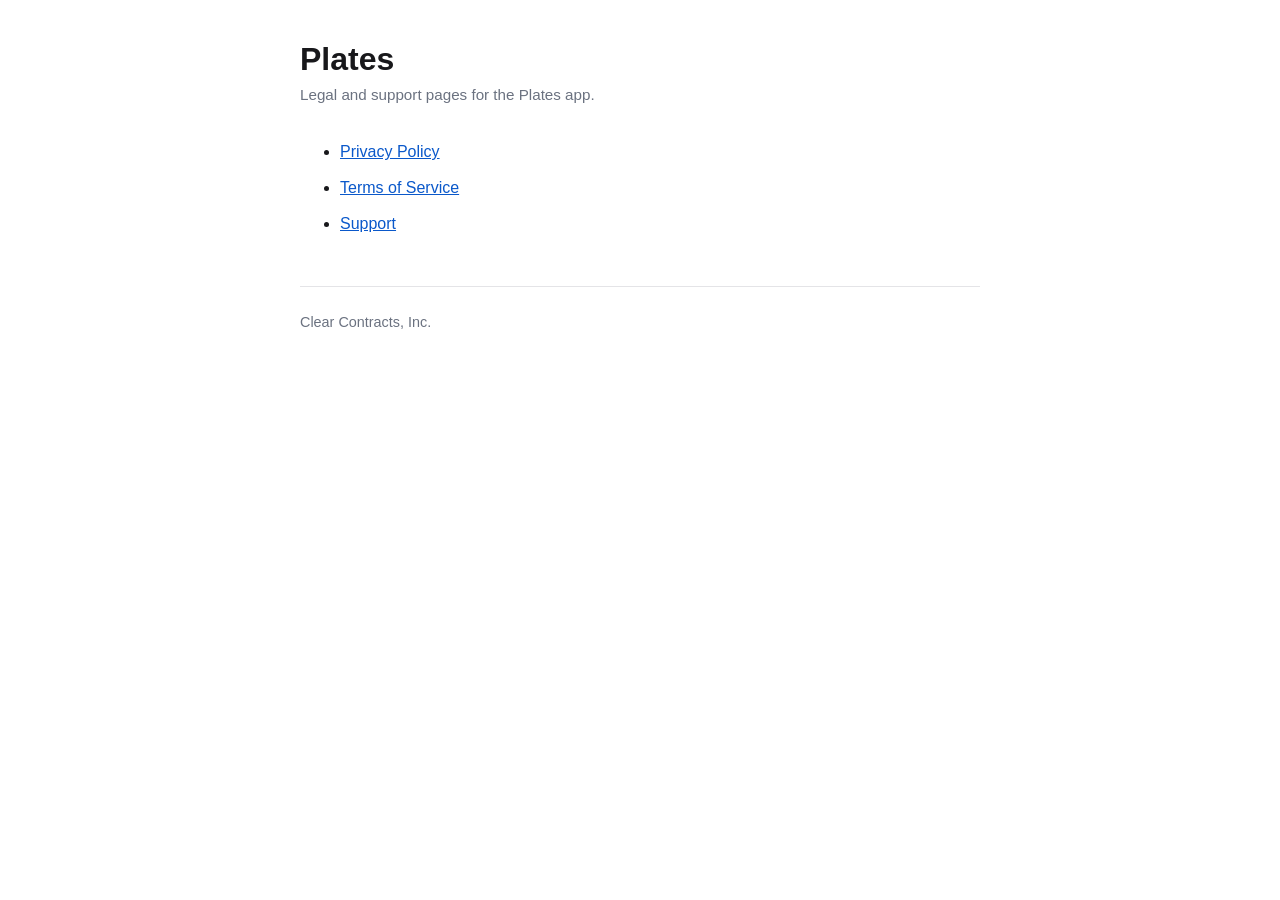
<file: plates/index.html>
<!doctype html>
<html lang="en">
<head>
  <meta charset="utf-8">
  <meta name="viewport" content="width=device-width, initial-scale=1">
  <title>Plates — Legal</title>
  <meta name="robots" content="noindex">
  <link rel="stylesheet" href="/plates/style.css">
</head>
<body>
  <main class="wrap">
    <h1>Plates</h1>
    <p class="meta">Legal and support pages for the Plates app.</p>
    <ul>
      <li><a href="/plates/privacy">Privacy Policy</a></li>
      <li><a href="/plates/terms">Terms of Service</a></li>
      <li><a href="/plates/support">Support</a></li>
    </ul>
    <footer>
      Clear Contracts, Inc.
    </footer>
  </main>
</body>
</html>
</file>
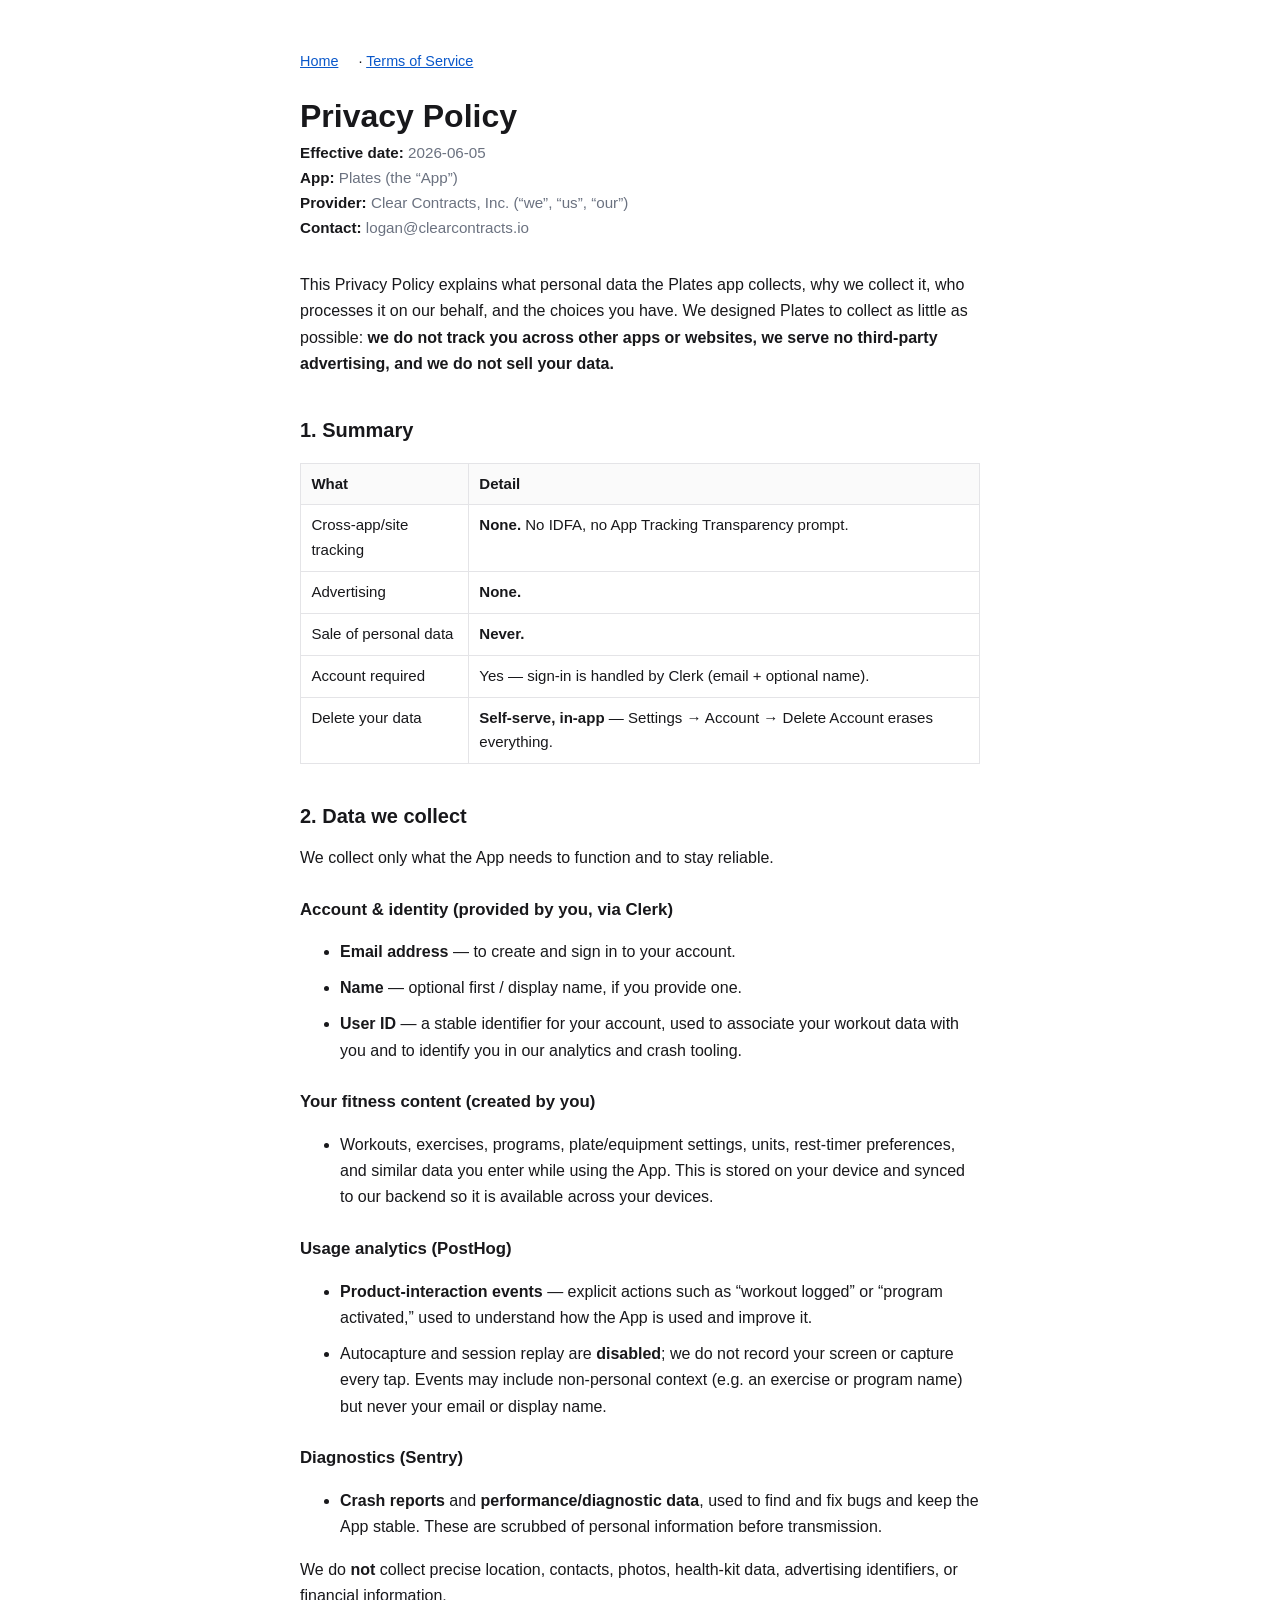
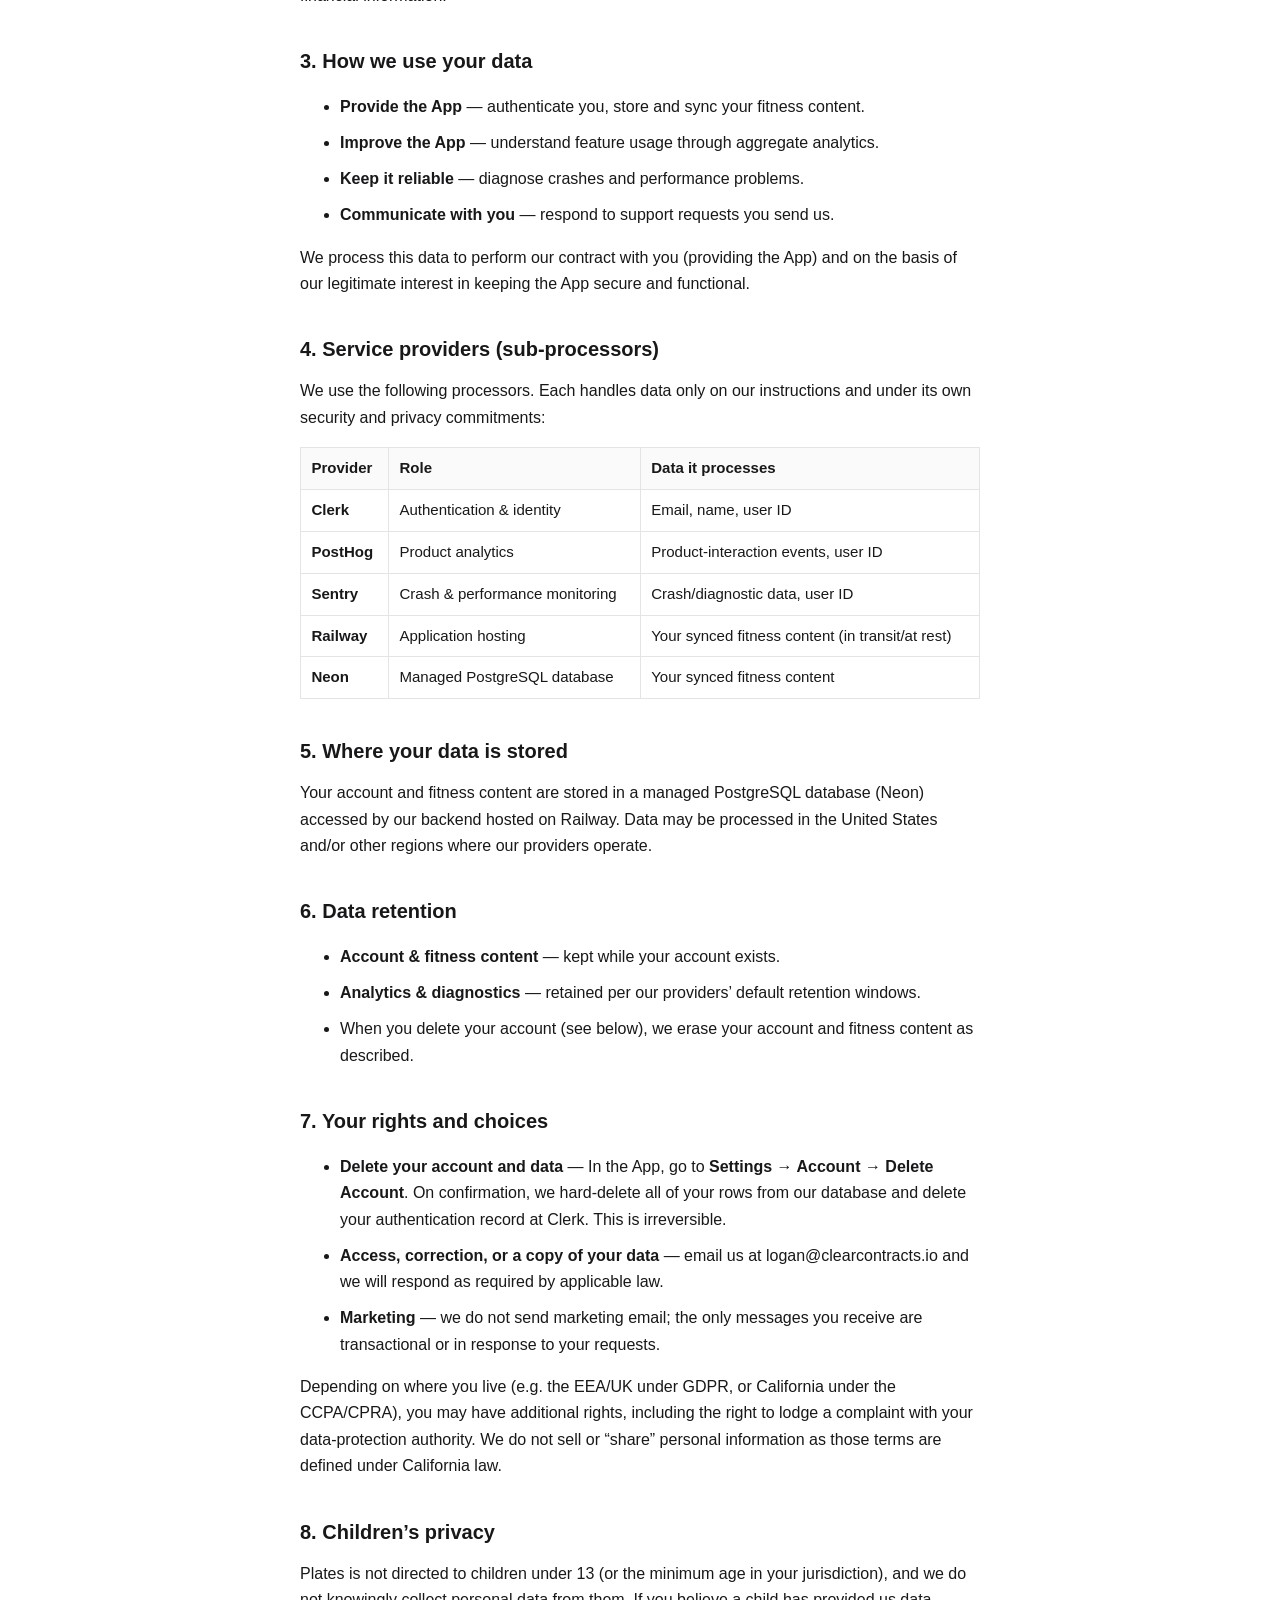
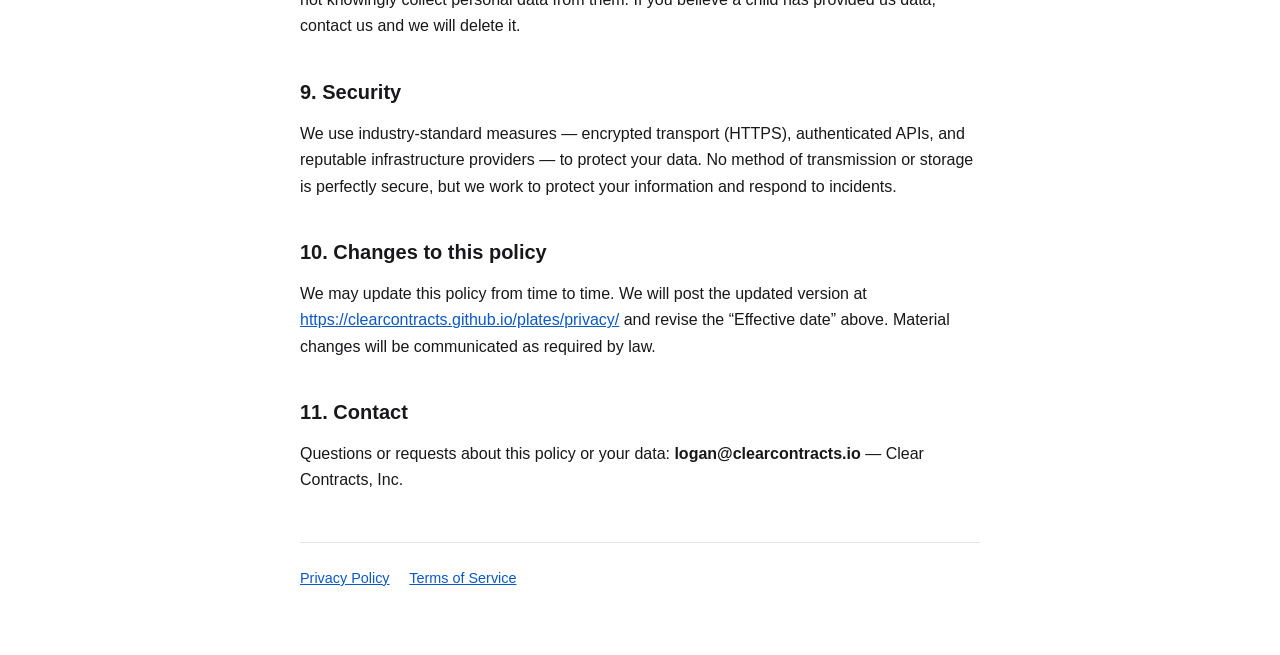
<file: plates/privacy/index.html>
<!doctype html>
<html lang="en">
  <head>
    <meta charset="utf-8" />
    <meta name="viewport" content="width=device-width, initial-scale=1" />
    <title>Privacy Policy — Plates</title>
    <!-- Remove this noindex once the policy is lawyer-reviewed and final. -->
    <meta name="robots" content="noindex" />
    <link rel="stylesheet" href="/plates/style.css" />
  </head>
  <body>
    <main class="wrap">
      <p class="nav">
        <a href="/plates/">Home</a> ·
        <a href="/plates/terms">Terms of Service</a>
      </p>
      <h1>Privacy Policy</h1>
      <p class="meta">
        <strong>Effective date:</strong> 2026-06-05<br />
        <strong>App:</strong> Plates (the &ldquo;App&rdquo;)<br />
        <strong>Provider:</strong> Clear Contracts, Inc. (&ldquo;we&rdquo;,
        &ldquo;us&rdquo;, &ldquo;our&rdquo;)<br />
        <strong>Contact:</strong> logan@clearcontracts.io
      </p>

      <p>
        This Privacy Policy explains what personal data the Plates app collects,
        why we collect it, who processes it on our behalf, and the choices you
        have. We designed Plates to collect as little as possible:
        <strong
          >we do not track you across other apps or websites, we serve no
          third-party advertising, and we do not sell your data.</strong
        >
      </p>

      <h2>1. Summary</h2>
      <table>
        <thead>
          <tr>
            <th>What</th>
            <th>Detail</th>
          </tr>
        </thead>
        <tbody>
          <tr>
            <td>Cross-app/site tracking</td>
            <td>
              <strong>None.</strong> No IDFA, no App Tracking Transparency
              prompt.
            </td>
          </tr>
          <tr>
            <td>Advertising</td>
            <td><strong>None.</strong></td>
          </tr>
          <tr>
            <td>Sale of personal data</td>
            <td><strong>Never.</strong></td>
          </tr>
          <tr>
            <td>Account required</td>
            <td>Yes — sign-in is handled by Clerk (email + optional name).</td>
          </tr>
          <tr>
            <td>Delete your data</td>
            <td>
              <strong>Self-serve, in-app</strong> — Settings → Account → Delete
              Account erases everything.
            </td>
          </tr>
        </tbody>
      </table>

      <h2>2. Data we collect</h2>
      <p>
        We collect only what the App needs to function and to stay reliable.
      </p>

      <h3>Account &amp; identity (provided by you, via Clerk)</h3>
      <ul>
        <li>
          <strong>Email address</strong> — to create and sign in to your
          account.
        </li>
        <li>
          <strong>Name</strong> — optional first / display name, if you provide
          one.
        </li>
        <li>
          <strong>User ID</strong> — a stable identifier for your account, used
          to associate your workout data with you and to identify you in our
          analytics and crash tooling.
        </li>
      </ul>

      <h3>Your fitness content (created by you)</h3>
      <ul>
        <li>
          Workouts, exercises, programs, plate/equipment settings, units,
          rest-timer preferences, and similar data you enter while using the
          App. This is stored on your device and synced to our backend so it is
          available across your devices.
        </li>
      </ul>

      <h3>Usage analytics (PostHog)</h3>
      <ul>
        <li>
          <strong>Product-interaction events</strong> — explicit actions such as
          &ldquo;workout logged&rdquo; or &ldquo;program activated,&rdquo; used
          to understand how the App is used and improve it.
        </li>
        <li>
          Autocapture and session replay are <strong>disabled</strong>; we do
          not record your screen or capture every tap. Events may include
          non-personal context (e.g. an exercise or program name) but never your
          email or display name.
        </li>
      </ul>

      <h3>Diagnostics (Sentry)</h3>
      <ul>
        <li>
          <strong>Crash reports</strong> and
          <strong>performance/diagnostic data</strong>, used to find and fix
          bugs and keep the App stable. These are scrubbed of personal
          information before transmission.
        </li>
      </ul>

      <p>
        We do <strong>not</strong> collect precise location, contacts, photos,
        health-kit data, advertising identifiers, or financial information.
      </p>

      <h2>3. How we use your data</h2>
      <ul>
        <li>
          <strong>Provide the App</strong> — authenticate you, store and sync
          your fitness content.
        </li>
        <li>
          <strong>Improve the App</strong> — understand feature usage through
          aggregate analytics.
        </li>
        <li>
          <strong>Keep it reliable</strong> — diagnose crashes and performance
          problems.
        </li>
        <li>
          <strong>Communicate with you</strong> — respond to support requests
          you send us.
        </li>
      </ul>
      <p>
        We process this data to perform our contract with you (providing the
        App) and on the basis of our legitimate interest in keeping the App
        secure and functional.
      </p>

      <h2>4. Service providers (sub-processors)</h2>
      <p>
        We use the following processors. Each handles data only on our
        instructions and under its own security and privacy commitments:
      </p>
      <table>
        <thead>
          <tr>
            <th>Provider</th>
            <th>Role</th>
            <th>Data it processes</th>
          </tr>
        </thead>
        <tbody>
          <tr>
            <td><strong>Clerk</strong></td>
            <td>Authentication &amp; identity</td>
            <td>Email, name, user ID</td>
          </tr>
          <tr>
            <td><strong>PostHog</strong></td>
            <td>Product analytics</td>
            <td>Product-interaction events, user ID</td>
          </tr>
          <tr>
            <td><strong>Sentry</strong></td>
            <td>Crash &amp; performance monitoring</td>
            <td>Crash/diagnostic data, user ID</td>
          </tr>
          <tr>
            <td><strong>Railway</strong></td>
            <td>Application hosting</td>
            <td>Your synced fitness content (in transit/at rest)</td>
          </tr>
          <tr>
            <td><strong>Neon</strong></td>
            <td>Managed PostgreSQL database</td>
            <td>Your synced fitness content</td>
          </tr>
        </tbody>
      </table>

      <h2>5. Where your data is stored</h2>
      <p>
        Your account and fitness content are stored in a managed PostgreSQL
        database (Neon) accessed by our backend hosted on Railway. Data may be
        processed in the United States and/or other regions where our providers
        operate.
      </p>

      <h2>6. Data retention</h2>
      <ul>
        <li>
          <strong>Account &amp; fitness content</strong> — kept while your
          account exists.
        </li>
        <li>
          <strong>Analytics &amp; diagnostics</strong> — retained per our
          providers&rsquo; default retention windows.
        </li>
        <li>
          When you delete your account (see below), we erase your account and
          fitness content as described.
        </li>
      </ul>

      <h2>7. Your rights and choices</h2>
      <ul>
        <li>
          <strong>Delete your account and data</strong> — In the App, go to
          <strong>Settings → Account → Delete Account</strong>. On confirmation,
          we hard-delete all of your rows from our database and delete your
          authentication record at Clerk. This is irreversible.
        </li>
        <li>
          <strong>Access, correction, or a copy of your data</strong> — email us
          at logan@clearcontracts.io and we will respond as required by
          applicable law.
        </li>
        <li>
          <strong>Marketing</strong> — we do not send marketing email; the only
          messages you receive are transactional or in response to your
          requests.
        </li>
      </ul>
      <p>
        Depending on where you live (e.g. the EEA/UK under GDPR, or California
        under the CCPA/CPRA), you may have additional rights, including the
        right to lodge a complaint with your data-protection authority. We do
        not sell or &ldquo;share&rdquo; personal information as those terms are
        defined under California law.
      </p>

      <h2>8. Children&rsquo;s privacy</h2>
      <p>
        Plates is not directed to children under 13 (or the minimum age in your
        jurisdiction), and we do not knowingly collect personal data from them.
        If you believe a child has provided us data, contact us and we will
        delete it.
      </p>

      <h2>9. Security</h2>
      <p>
        We use industry-standard measures — encrypted transport (HTTPS),
        authenticated APIs, and reputable infrastructure providers — to protect
        your data. No method of transmission or storage is perfectly secure, but
        we work to protect your information and respond to incidents.
      </p>

      <h2>10. Changes to this policy</h2>
      <p>
        We may update this policy from time to time. We will post the updated
        version at
        <a href="https://clearcontracts.github.io/plates/privacy/"
          >https://clearcontracts.github.io/plates/privacy/</a
        >
        and revise the &ldquo;Effective date&rdquo; above. Material changes will
        be communicated as required by law.
      </p>

      <h2>11. Contact</h2>
      <p>
        Questions or requests about this policy or your data:
        <strong>logan@clearcontracts.io</strong> — Clear Contracts, Inc.
      </p>

      <footer>
        <a href="/plates/privacy">Privacy Policy</a>
        <a href="/plates/terms">Terms of Service</a>
      </footer>
    </main>
  </body>
</html>
</file>
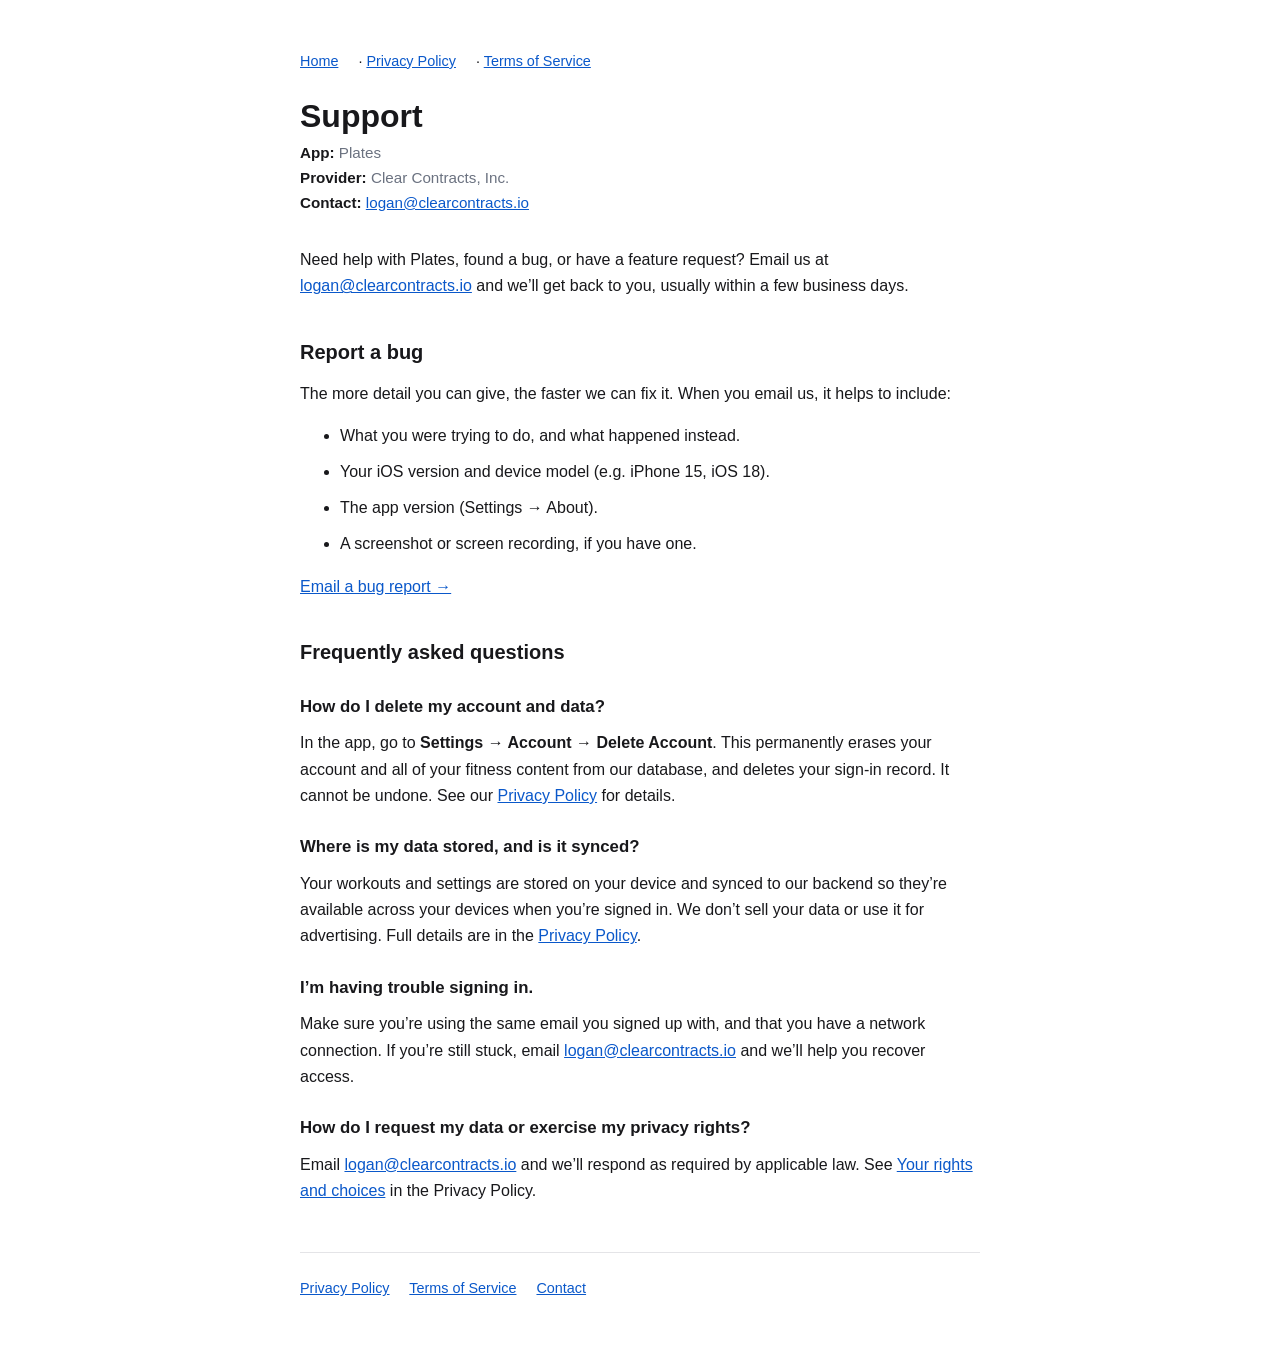
<file: plates/support/index.html>
<!doctype html>
<html lang="en">
  <head>
    <meta charset="utf-8" />
    <meta name="viewport" content="width=device-width, initial-scale=1" />
    <title>Support — Plates</title>
    <link rel="stylesheet" href="/plates/style.css" />
  </head>
  <body>
    <main class="wrap">
      <p class="nav">
        <a href="/plates/">Home</a> ·
        <a href="/plates/privacy">Privacy Policy</a> ·
        <a href="/plates/terms">Terms of Service</a>
      </p>
      <h1>Support</h1>
      <p class="meta">
        <strong>App:</strong> Plates<br />
        <strong>Provider:</strong> Clear Contracts, Inc.<br />
        <strong>Contact:</strong>
        <a href="mailto:logan@clearcontracts.io">logan@clearcontracts.io</a>
      </p>

      <p>
        Need help with Plates, found a bug, or have a feature request? Email us
        at
        <a href="mailto:logan@clearcontracts.io?subject=Plates%20support"
          >logan@clearcontracts.io</a
        >
        and we&rsquo;ll get back to you, usually within a few business days.
      </p>

      <h2>Report a bug</h2>
      <p>
        The more detail you can give, the faster we can fix it. When you email
        us, it helps to include:
      </p>
      <ul>
        <li>What you were trying to do, and what happened instead.</li>
        <li>Your iOS version and device model (e.g. iPhone 15, iOS 18).</li>
        <li>The app version (Settings &rarr; About).</li>
        <li>A screenshot or screen recording, if you have one.</li>
      </ul>
      <p>
        <a
          href="mailto:logan@clearcontracts.io?subject=Plates%20bug%20report&amp;body=What%20happened%3A%0A%0ASteps%20to%20reproduce%3A%0A%0AiOS%20version%20%26%20device%3A%0A%0AApp%20version%3A%0A"
          >Email a bug report &rarr;</a
        >
      </p>

      <h2>Frequently asked questions</h2>

      <h3>How do I delete my account and data?</h3>
      <p>
        In the app, go to
        <strong>Settings &rarr; Account &rarr; Delete Account</strong>. This
        permanently erases your account and all of your fitness content from our
        database, and deletes your sign-in record. It cannot be undone. See our
        <a href="/plates/privacy">Privacy Policy</a> for details.
      </p>

      <h3>Where is my data stored, and is it synced?</h3>
      <p>
        Your workouts and settings are stored on your device and synced to our
        backend so they&rsquo;re available across your devices when you&rsquo;re
        signed in. We don&rsquo;t sell your data or use it for advertising. Full
        details are in the <a href="/plates/privacy">Privacy Policy</a>.
      </p>

      <h3>I&rsquo;m having trouble signing in.</h3>
      <p>
        Make sure you&rsquo;re using the same email you signed up with, and that
        you have a network connection. If you&rsquo;re still stuck, email
        <a href="mailto:logan@clearcontracts.io?subject=Plates%20sign-in%20help"
          >logan@clearcontracts.io</a
        >
        and we&rsquo;ll help you recover access.
      </p>

      <h3>How do I request my data or exercise my privacy rights?</h3>
      <p>
        Email
        <a href="mailto:logan@clearcontracts.io?subject=Plates%20data%20request"
          >logan@clearcontracts.io</a
        >
        and we&rsquo;ll respond as required by applicable law. See
        <a href="/plates/privacy">Your rights and choices</a> in the Privacy
        Policy.
      </p>

      <footer>
        <a href="/plates/privacy">Privacy Policy</a>
        <a href="/plates/terms">Terms of Service</a>
        <a href="mailto:logan@clearcontracts.io">Contact</a>
      </footer>
    </main>
  </body>
</html>
</file>
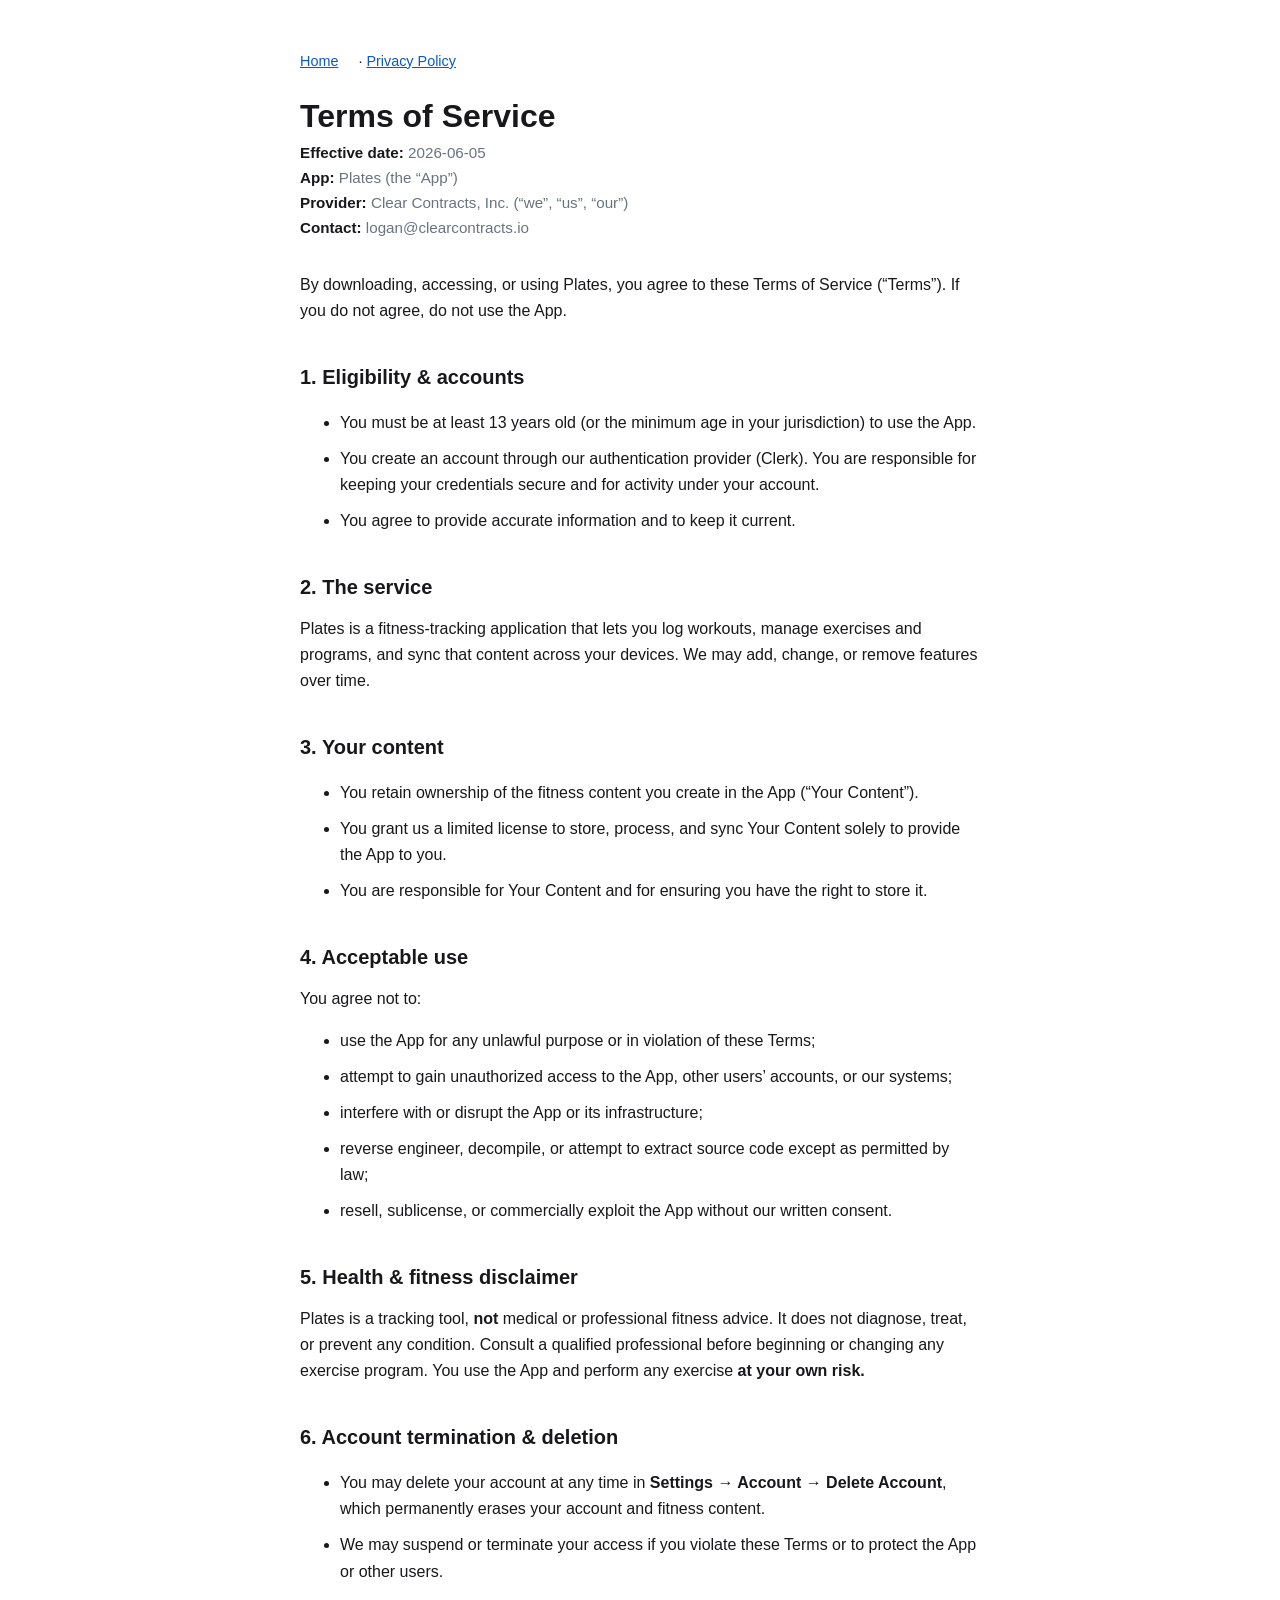
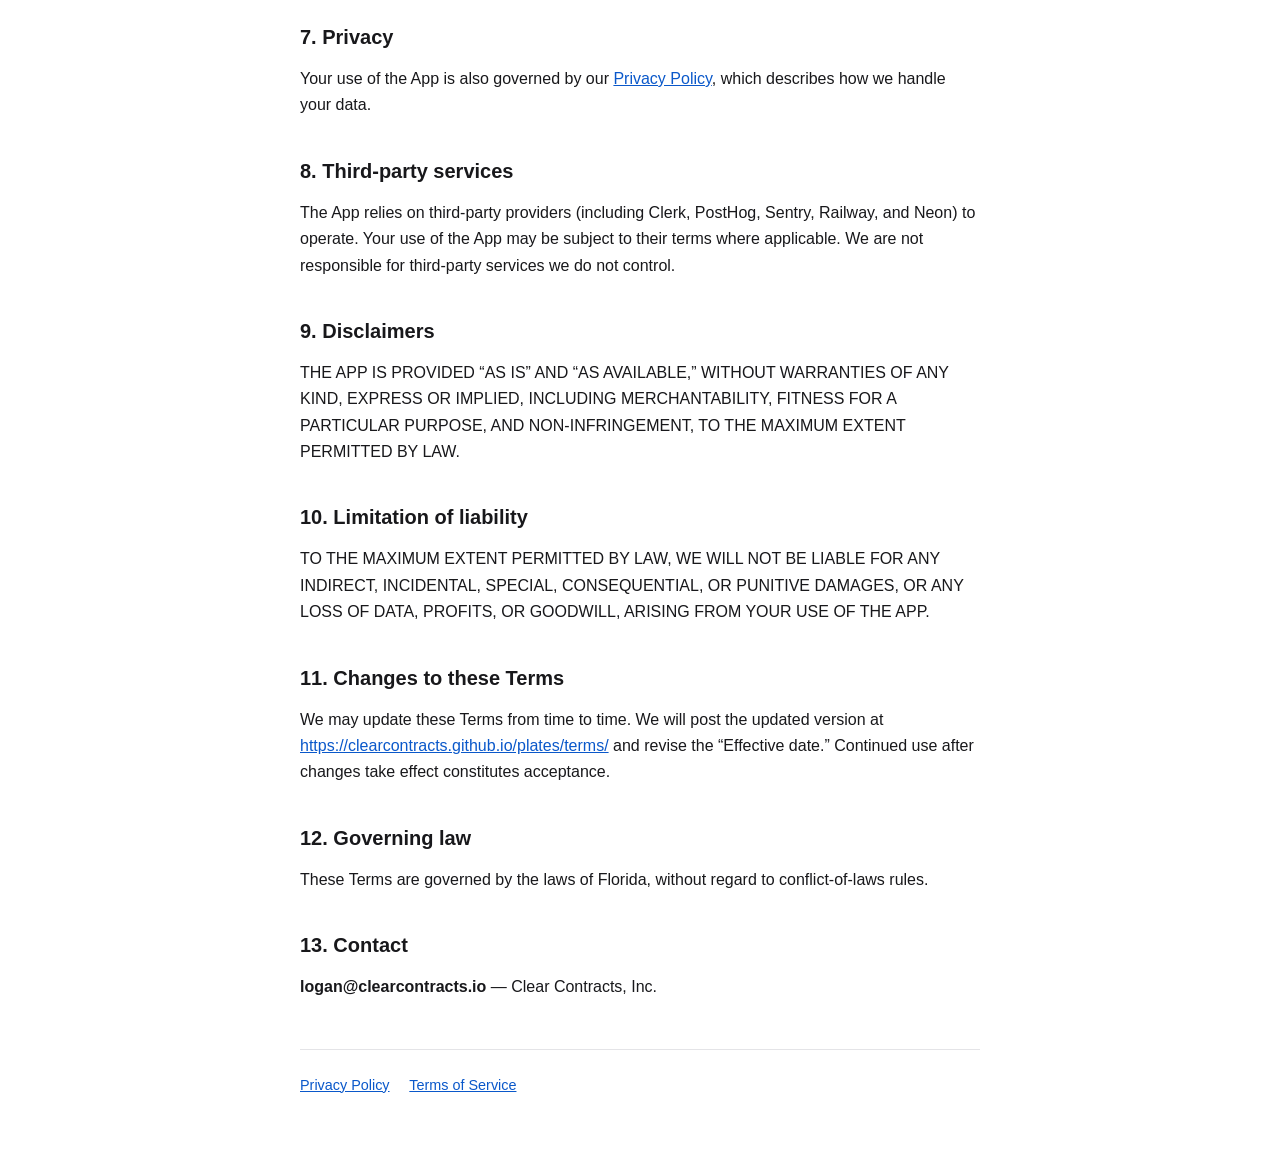
<file: plates/terms/index.html>
<!doctype html>
<html lang="en">
  <head>
    <meta charset="utf-8" />
    <meta name="viewport" content="width=device-width, initial-scale=1" />
    <title>Terms of Service — Plates</title>
    <!-- Remove this noindex once the terms are lawyer-reviewed and final. -->
    <meta name="robots" content="noindex" />
    <link rel="stylesheet" href="/plates/style.css" />
  </head>
  <body>
    <main class="wrap">
      <p class="nav">
        <a href="/plates/">Home</a> ·
        <a href="/plates/privacy">Privacy Policy</a>
      </p>
      <h1>Terms of Service</h1>
      <p class="meta">
        <strong>Effective date:</strong> 2026-06-05<br />
        <strong>App:</strong> Plates (the &ldquo;App&rdquo;)<br />
        <strong>Provider:</strong> Clear Contracts, Inc. (&ldquo;we&rdquo;,
        &ldquo;us&rdquo;, &ldquo;our&rdquo;)<br />
        <strong>Contact:</strong> logan@clearcontracts.io
      </p>

      <p>
        By downloading, accessing, or using Plates, you agree to these Terms of
        Service (&ldquo;Terms&rdquo;). If you do not agree, do not use the App.
      </p>

      <h2>1. Eligibility &amp; accounts</h2>
      <ul>
        <li>
          You must be at least 13 years old (or the minimum age in your
          jurisdiction) to use the App.
        </li>
        <li>
          You create an account through our authentication provider (Clerk). You
          are responsible for keeping your credentials secure and for activity
          under your account.
        </li>
        <li>
          You agree to provide accurate information and to keep it current.
        </li>
      </ul>

      <h2>2. The service</h2>
      <p>
        Plates is a fitness-tracking application that lets you log workouts,
        manage exercises and programs, and sync that content across your
        devices. We may add, change, or remove features over time.
      </p>

      <h2>3. Your content</h2>
      <ul>
        <li>
          You retain ownership of the fitness content you create in the App
          (&ldquo;Your Content&rdquo;).
        </li>
        <li>
          You grant us a limited license to store, process, and sync Your
          Content solely to provide the App to you.
        </li>
        <li>
          You are responsible for Your Content and for ensuring you have the
          right to store it.
        </li>
      </ul>

      <h2>4. Acceptable use</h2>
      <p>You agree not to:</p>
      <ul>
        <li>
          use the App for any unlawful purpose or in violation of these Terms;
        </li>
        <li>
          attempt to gain unauthorized access to the App, other users&rsquo;
          accounts, or our systems;
        </li>
        <li>interfere with or disrupt the App or its infrastructure;</li>
        <li>
          reverse engineer, decompile, or attempt to extract source code except
          as permitted by law;
        </li>
        <li>
          resell, sublicense, or commercially exploit the App without our
          written consent.
        </li>
      </ul>

      <h2>5. Health &amp; fitness disclaimer</h2>
      <p>
        Plates is a tracking tool, <strong>not</strong> medical or professional
        fitness advice. It does not diagnose, treat, or prevent any condition.
        Consult a qualified professional before beginning or changing any
        exercise program. You use the App and perform any exercise
        <strong>at your own risk.</strong>
      </p>

      <h2>6. Account termination &amp; deletion</h2>
      <ul>
        <li>
          You may delete your account at any time in
          <strong>Settings → Account → Delete Account</strong>, which
          permanently erases your account and fitness content.
        </li>
        <li>
          We may suspend or terminate your access if you violate these Terms or
          to protect the App or other users.
        </li>
      </ul>

      <h2>7. Privacy</h2>
      <p>
        Your use of the App is also governed by our
        <a href="https://clearcontracts.github.io/plates/privacy/"
          >Privacy Policy</a
        >, which describes how we handle your data.
      </p>

      <h2>8. Third-party services</h2>
      <p>
        The App relies on third-party providers (including Clerk, PostHog,
        Sentry, Railway, and Neon) to operate. Your use of the App may be
        subject to their terms where applicable. We are not responsible for
        third-party services we do not control.
      </p>

      <h2>9. Disclaimers</h2>
      <p>
        THE APP IS PROVIDED &ldquo;AS IS&rdquo; AND &ldquo;AS AVAILABLE,&rdquo;
        WITHOUT WARRANTIES OF ANY KIND, EXPRESS OR IMPLIED, INCLUDING
        MERCHANTABILITY, FITNESS FOR A PARTICULAR PURPOSE, AND NON-INFRINGEMENT,
        TO THE MAXIMUM EXTENT PERMITTED BY LAW.
      </p>

      <h2>10. Limitation of liability</h2>
      <p>
        TO THE MAXIMUM EXTENT PERMITTED BY LAW, WE WILL NOT BE LIABLE FOR ANY
        INDIRECT, INCIDENTAL, SPECIAL, CONSEQUENTIAL, OR PUNITIVE DAMAGES, OR
        ANY LOSS OF DATA, PROFITS, OR GOODWILL, ARISING FROM YOUR USE OF THE
        APP.
      </p>

      <h2>11. Changes to these Terms</h2>
      <p>
        We may update these Terms from time to time. We will post the updated
        version at
        <a href="https://clearcontracts.github.io/plates/terms/"
          >https://clearcontracts.github.io/plates/terms/</a
        >
        and revise the &ldquo;Effective date.&rdquo; Continued use after changes
        take effect constitutes acceptance.
      </p>

      <h2>12. Governing law</h2>
      <p>
        These Terms are governed by the laws of Florida, without regard to
        conflict-of-laws rules.
      </p>

      <h2>13. Contact</h2>
      <p><strong>logan@clearcontracts.io</strong> — Clear Contracts, Inc.</p>

      <footer>
        <a href="/plates/privacy">Privacy Policy</a>
        <a href="/plates/terms">Terms of Service</a>
      </footer>
    </main>
  </body>
</html>
</file>
<file: plates/style.css>
:root {
  --fg: #18181b;
  --muted: #6b7280;
  --border: #e4e4e7;
  --bg: #ffffff;
  --link: #0a58ca;
  --th-bg: #fafafa;
  --code-bg: #f4f4f5;
}

* { box-sizing: border-box; }

html { -webkit-text-size-adjust: 100%; }

body {
  font-family: -apple-system, BlinkMacSystemFont, "Segoe UI", Roboto, Helvetica, Arial, sans-serif;
  color: var(--fg);
  background: var(--bg);
  line-height: 1.65;
  margin: 0;
}

.wrap {
  max-width: 720px;
  margin: 0 auto;
  padding: 2.5rem 1.25rem 4rem;
}

h1 { font-size: 2rem; line-height: 1.2; margin: 0 0 .25rem; }
h2 { font-size: 1.25rem; margin: 2.25rem 0 .75rem; }
h3 { font-size: 1.05rem; margin: 1.5rem 0 .5rem; }

p, li { margin: .6rem 0; }

a { color: var(--link); }

.meta { color: var(--muted); font-size: .95rem; margin: 0 0 2rem; }
.meta strong { color: var(--fg); }
.meta br { line-height: 2; }

.nav { font-size: .9rem; margin-bottom: 1.5rem; }
.nav a { margin-right: 1rem; }

table {
  border-collapse: collapse;
  width: 100%;
  margin: 1rem 0;
  font-size: .94rem;
}
th, td {
  border: 1px solid var(--border);
  padding: .5rem .65rem;
  text-align: left;
  vertical-align: top;
}
th { background: var(--th-bg); }

code {
  background: var(--code-bg);
  padding: .1rem .35rem;
  border-radius: 4px;
  font-size: .9em;
}

/* Remove the DRAFT banner block below (and its markup in each page) after legal review. */
.draft {
  background: #fff8e1;
  border: 1px solid #f0c000;
  border-radius: 8px;
  padding: .85rem 1rem;
  margin: 0 0 2rem;
  font-size: .92rem;
}
.draft strong { color: #8a6d00; }

footer {
  margin-top: 3rem;
  padding-top: 1.5rem;
  border-top: 1px solid var(--border);
  color: var(--muted);
  font-size: .9rem;
}
footer a { margin-right: 1rem; }

@media (max-width: 480px) {
  h1 { font-size: 1.6rem; }
  .wrap { padding: 1.75rem 1rem 3rem; }
}
</file>
